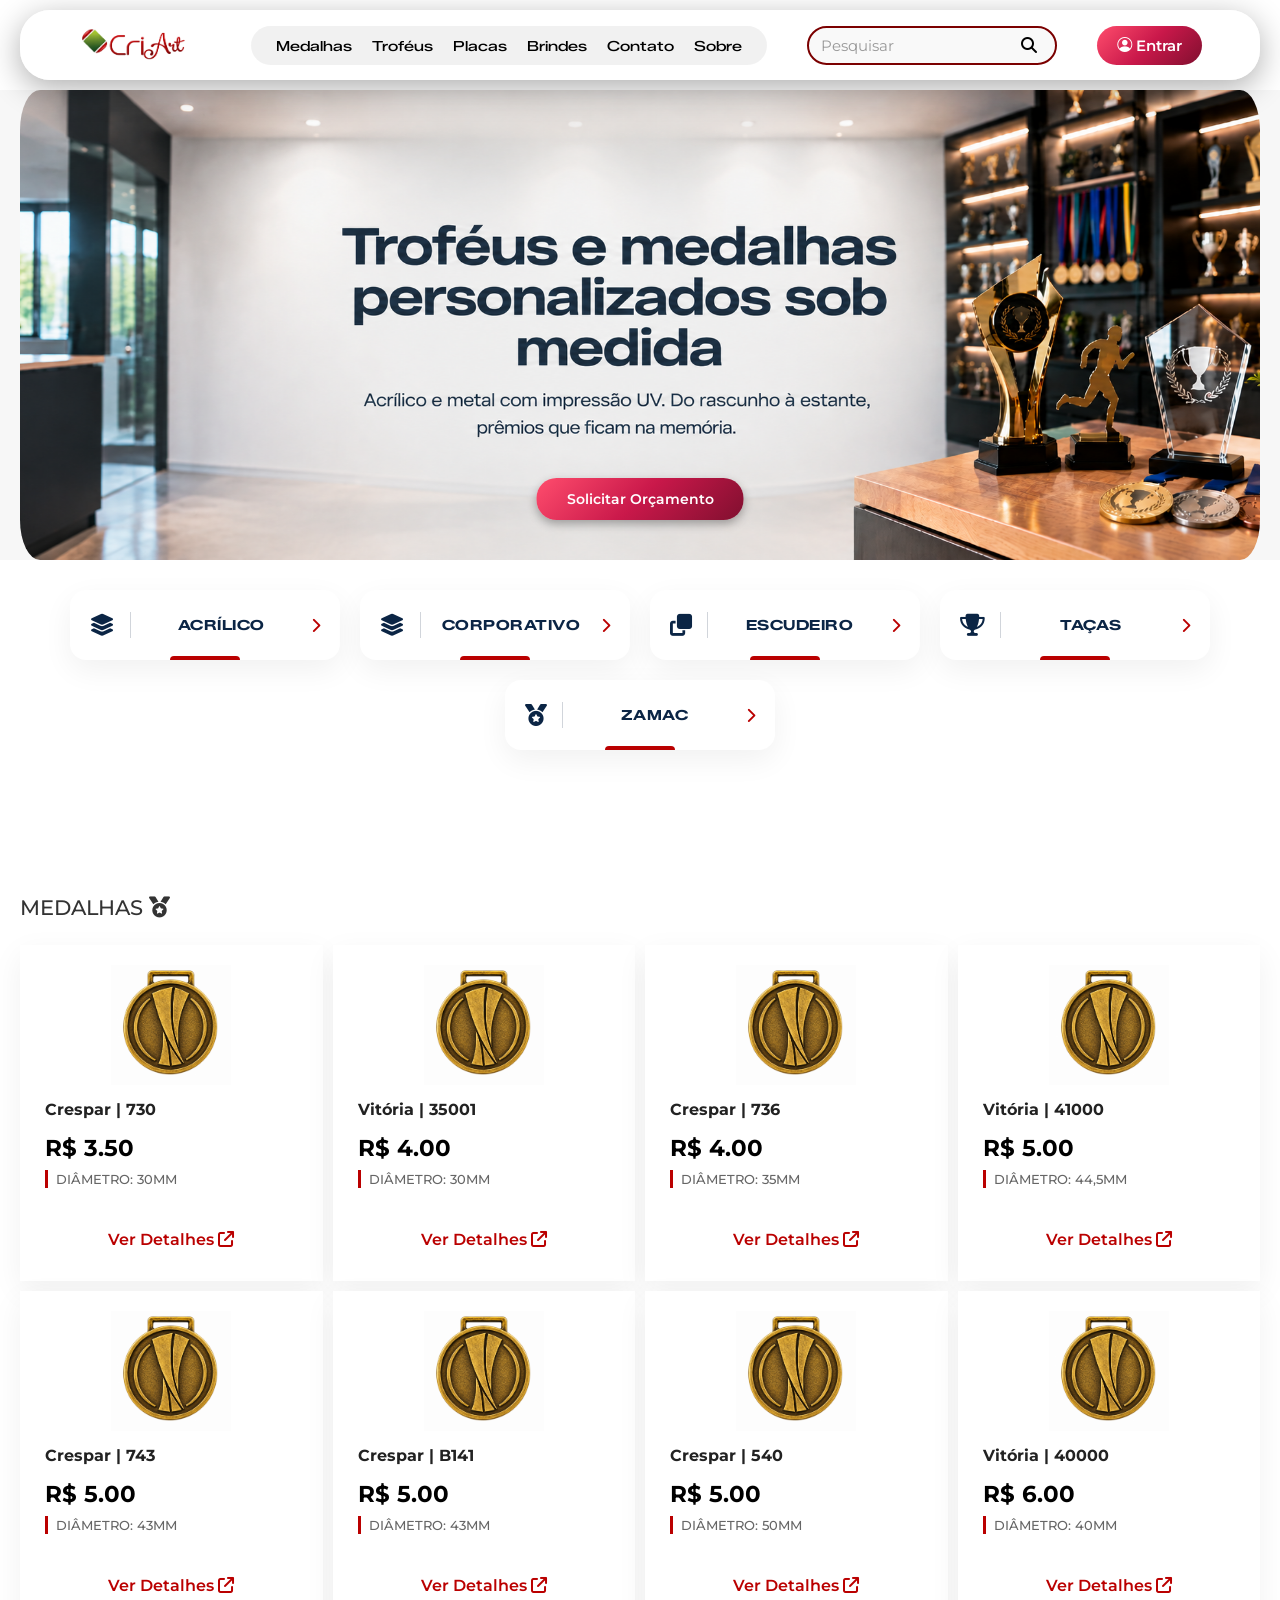
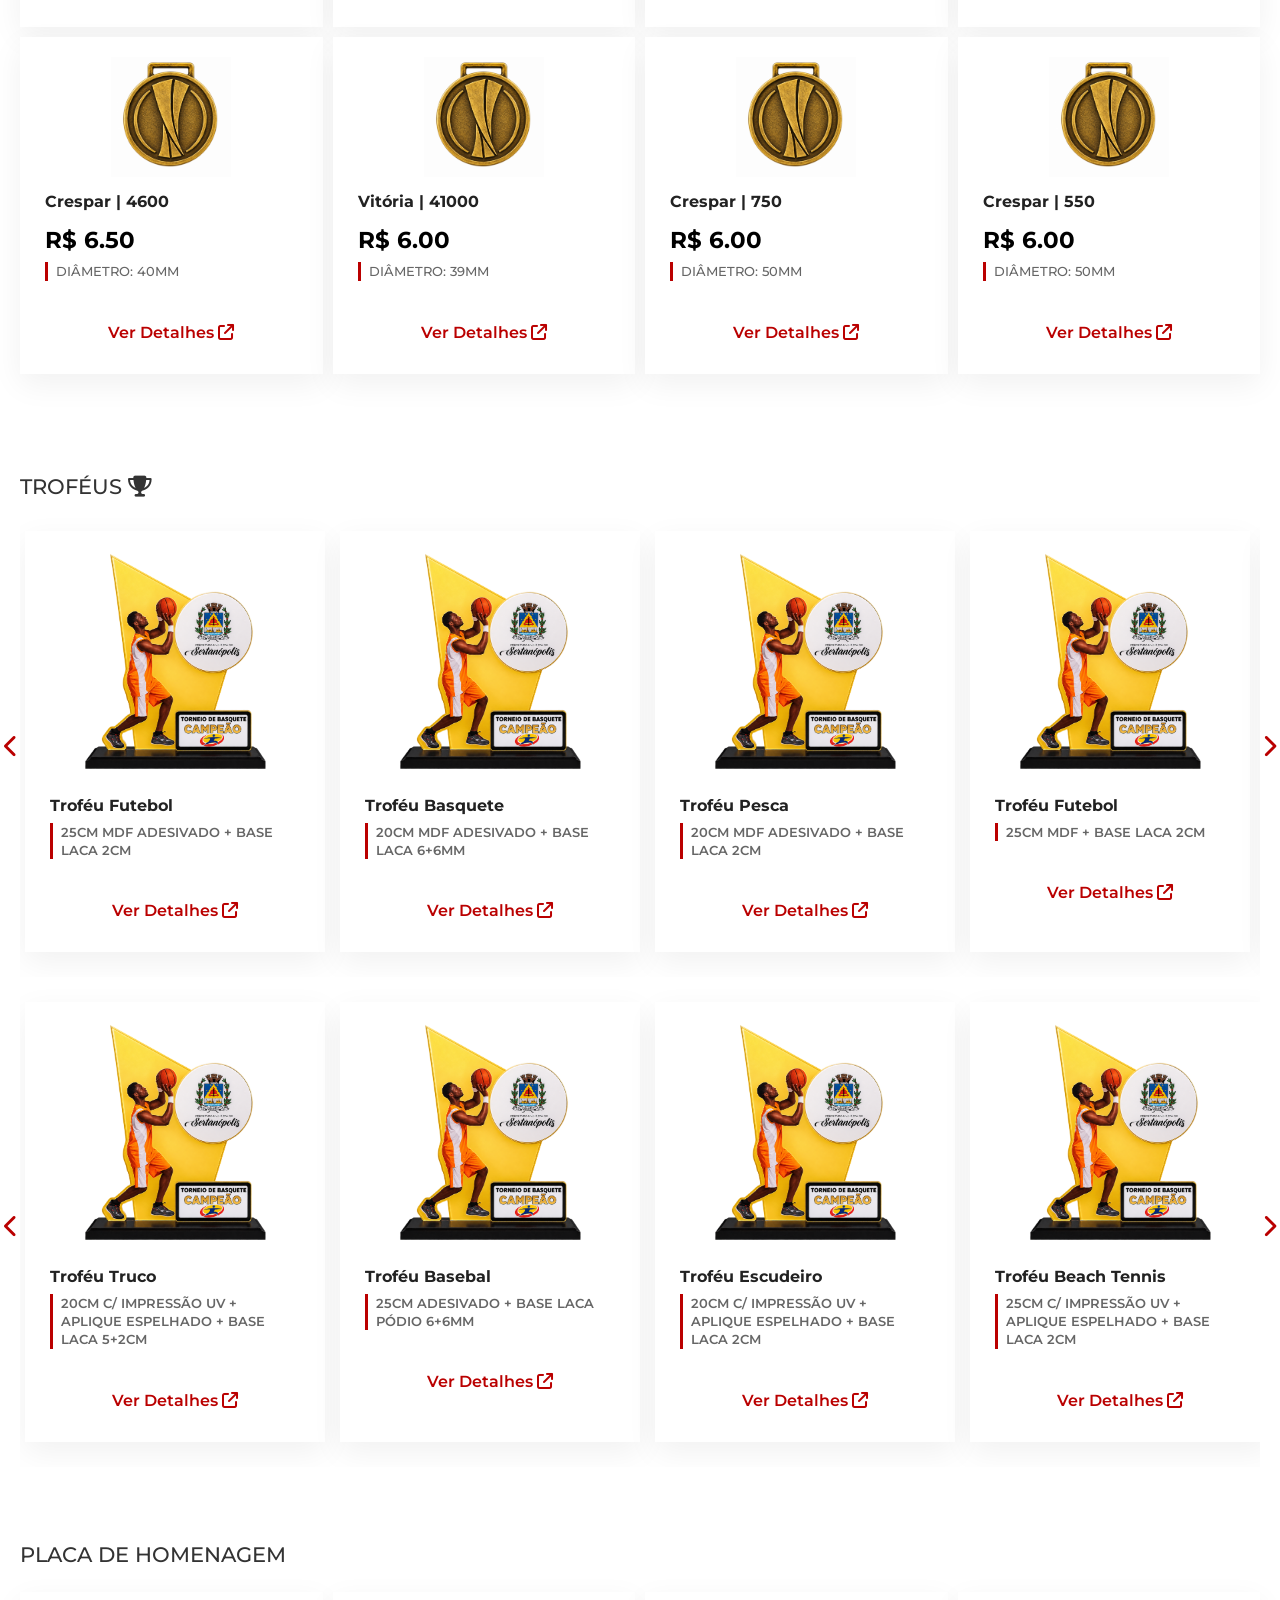
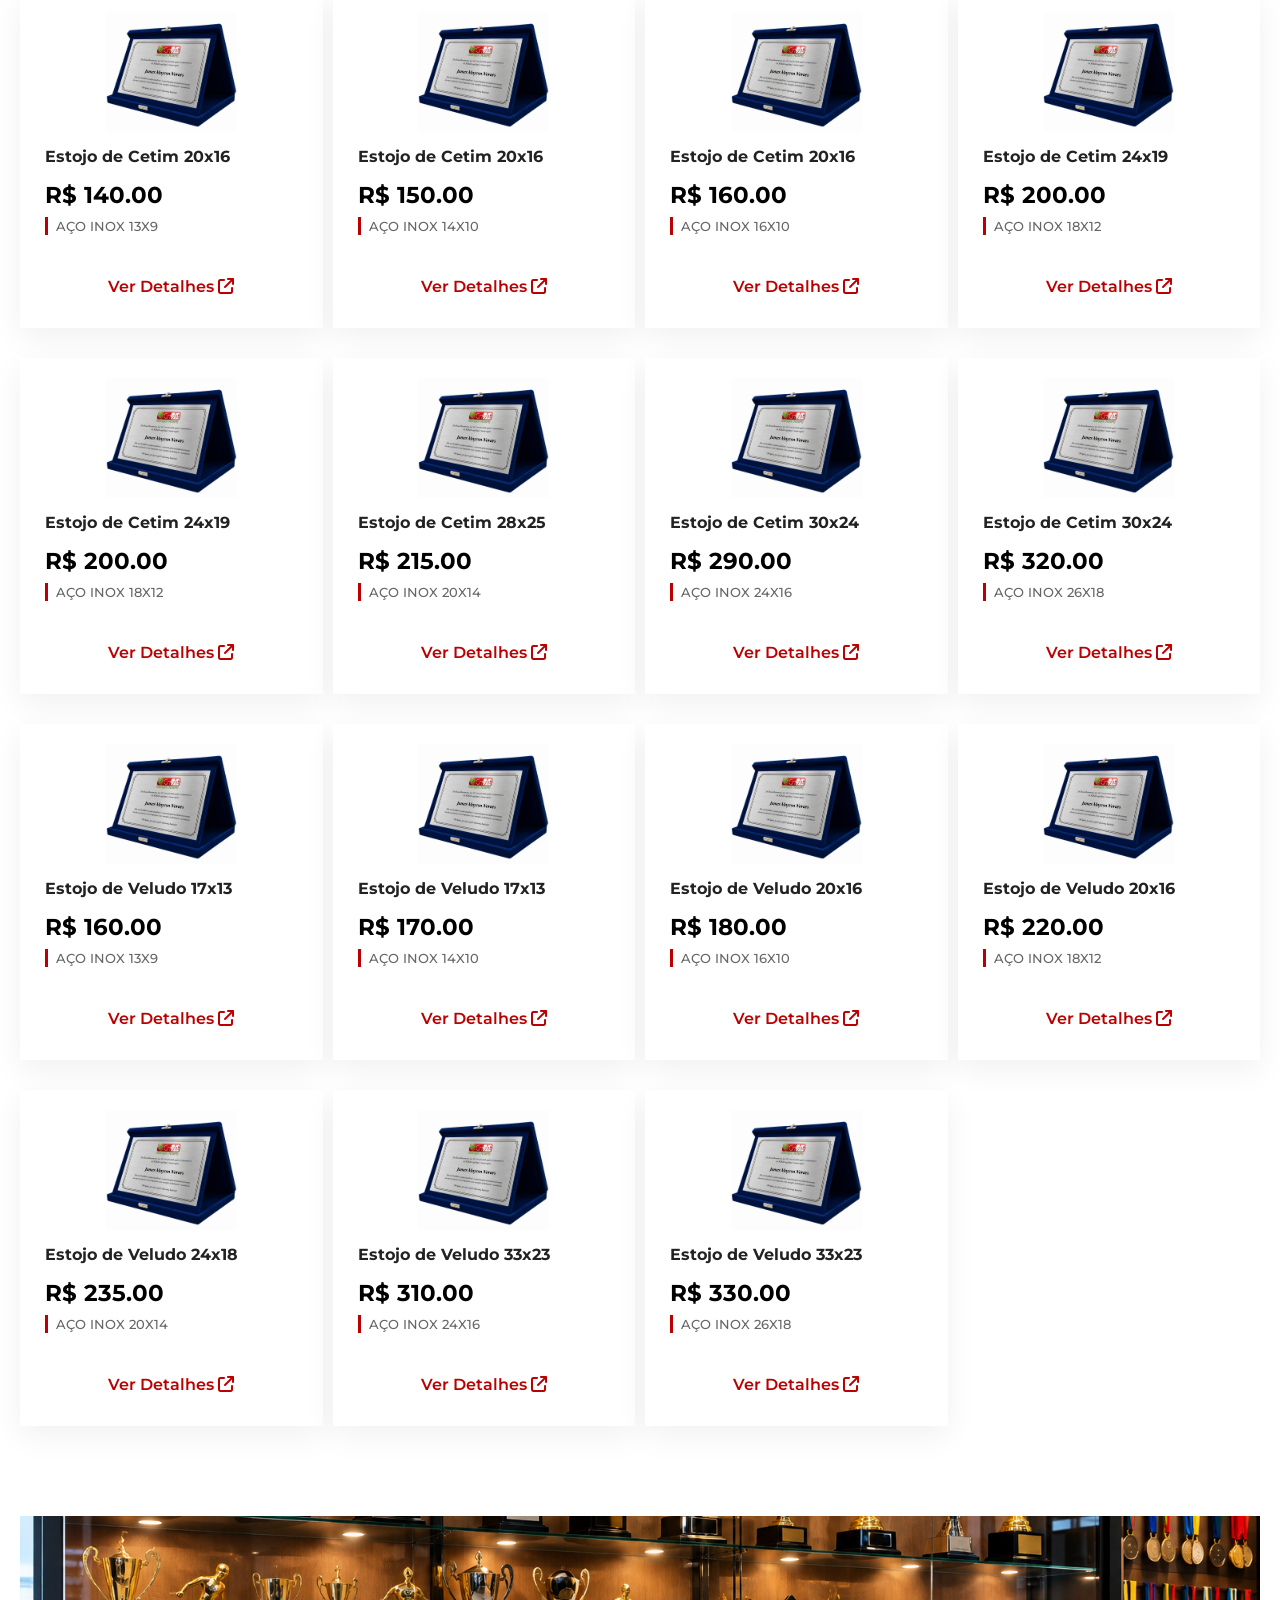
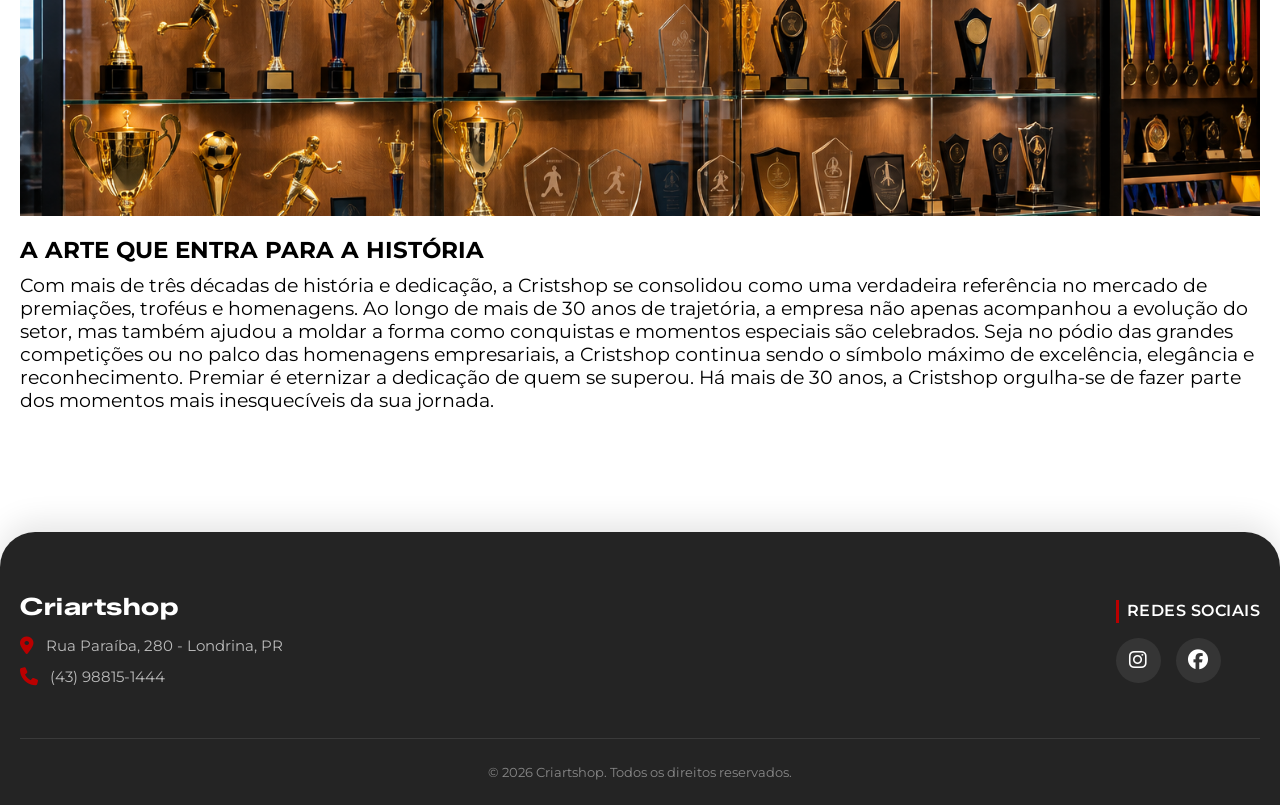
<file: index.html>
<!DOCTYPE html>
<html lang="pt-br">

<head>
    <meta charset="UTF-8">
    <meta name="viewport" content="width=device-width, initial-scale=1.0">
    <link rel="stylesheet" href="https://cdn.jsdelivr.net/npm/bootstrap-icons@1.11.3/font/bootstrap-icons.min.css">
    <link rel="preconnect" href="https://fonts.googleapis.com">
    <link rel="preconnect" href="https://fonts.gstatic.com" crossorigin>
    <link href="https://fonts.googleapis.com/css2?family=Montserrat:wght@400;500;600;700;800&display=swap" rel="stylesheet">
    <link rel="stylesheet" href="https://cdnjs.cloudflare.com/ajax/libs/font-awesome/6.5.1/css/all.min.css">
    <link rel="preconnect" href="https://fonts.googleapis.com">
<link rel="preconnect" href="https://fonts.gstatic.com" crossorigin>
<link href="https://fonts.googleapis.com/css2?family=Zalando+Sans+Expanded:ital,wght@0,200..900;1,200..900&display=swap" rel="stylesheet">
    <link rel="stylesheet" href="style.css">
    <title>Criartshop</title>
</head>

<body>
    <header>
        <div class="logoImg">
            <img src="images/criartshop_logo.png" alt="Criartshop Logo">
        </div>
        
        <!-- Wrapper dos elementos de navegação para o menu lateral -->
        <div class="nav-elements" id="navElements">
            <ul class="menu">
                <li><a href="#medalhas">Medalhas</a></li>
                <li><a href="#trofeus">Troféus</a></li>
                <li><a href="#placas">Placas</a></li>
                <li><a href="#">Brindes</a></li>
                <li><a href="#contato">Contato</a></li>
                <li><a href="#sobre">Sobre</a></li>
            </ul>

            <div class="busca-container">
                <input type="text" class="inputBusca" placeholder="Pesquisar">
                <i class="fa-solid fa-magnifying-glass"></i>
            </div>
            <button class="btnLogin"><i class="bi bi-person-circle"></i> Entrar</button>
        </div>

        <div class="menu-toggle" id="menuToggle" aria-label="Abrir Menu">
            <i class="fa-solid fa-bars"></i>
        </div>
    </header>

    <div class="carrosselIntro">
        <img src="images/img_center.png" alt="Imagem 1" class="active">
        <img src="images/img_main2.png" alt="Imagem 2">
        <img src="images/img_center.png" alt="Imagem 3">
        <img src="images/img_main2.png" alt="Imagem 4">
        <button class="btnOrcamento"> <a href="orcamento.html">Solicitar Orçamento</a></button>
    </div>

    <section class="cardBox">
        <a href="#" class="cardHero">
            <div class="cardContent">
                <div class="cardLeft">
                    <i class="fa-solid fa-layer-group"></i>
                    <div class="separator"></div>
                </div>
                <span class="cardTitle">ACRÍLICO</span>
                <i class="fa-solid fa-chevron-right cardArrow"></i>
            </div>
            <div class="cardBottomBar"></div>
        </a>

        <a href="#" class="cardHero">
            <div class="cardContent">
                <div class="cardLeft">
                    <i class="fa-solid fa-layer-group"></i>
                    <div class="separator"></div>
                </div>
                <span class="cardTitle">CORPORATIVO</span>
                <i class="fa-solid fa-chevron-right cardArrow"></i>
            </div>
            <div class="cardBottomBar"></div>
        </a>
    
        <a href="#" class="cardHero">
            <div class="cardContent">
                <div class="cardLeft">
                    <i class="fa-solid fa-clone"></i>
                    <div class="separator"></div>
                </div>
                <span class="cardTitle">ESCUDEIRO</span>
                <i class="fa-solid fa-chevron-right cardArrow"></i>
            </div>
            <div class="cardBottomBar"></div>
        </a>
    
        <a href="#" class="cardHero">
            <div class="cardContent">
                <div class="cardLeft">
                    <i class="fa-solid fa-trophy"></i>
                    <div class="separator"></div>
                </div>
                <span class="cardTitle">TAÇAS</span>
                <i class="fa-solid fa-chevron-right cardArrow"></i>
            </div>
            <div class="cardBottomBar"></div>
        </a>
    
        <a href="#" class="cardHero">
            <div class="cardContent">
                <div class="cardLeft">
                    <i class="fa-solid fa-medal"></i>
                    <div class="separator"></div>
                </div>
                <span class="cardTitle">ZAMAC</span>
                <i class="fa-solid fa-chevron-right cardArrow"></i>
            </div>
            <div class="cardBottomBar"></div>
        </a>
    </section>

    <section class="containerMedalha" id="medalhas">
        <div class="textMedalha">
            <h1>MEDALHAS <i class="fa-solid fa-medal"></i></h1>
        </div>

        <div class="cardMedalha">
            <img src="images/medalha_zamac1.png" alt="">
            <h3>Crespar | 730</h3>
            <h1>R$ 3.50</h1>
            <h4>Diâmetro: 30MM</h4>
            <div class="butons">
                <button class="detalhes">Ver Detalhes <i class="fa-solid fa-arrow-up-right-from-square"></i></button>
            </div>
        </div>

        <div class="cardMedalha">
            <img src="images/medalha_zamac1.png" alt="">
            <h3>Vitória | 35001</h3>
            <h1>R$ 4.00</h1>
            <h4>Diâmetro: 30MM</h4>
            <div class="butons">
                <button class="detalhes">Ver Detalhes <i class="fa-solid fa-arrow-up-right-from-square"></i></button>
            </div>
        </div>

        <div class="cardMedalha">
            <img src="images/medalha_zamac1.png" alt="">
            <h3>Crespar | 736</h3>
            <h1>R$ 4.00</h1>
            <h4>Diâmetro: 35MM</h4>
            <div class="butons">
                <button class="detalhes">Ver Detalhes <i class="fa-solid fa-arrow-up-right-from-square"></i></button>
            </div>
        </div>

        <div class="cardMedalha">
            <img src="images/medalha_zamac1.png" alt="">
            <h3>Vitória | 41000</h3>
            <h1>R$ 5.00</h1>
            <h4>Diâmetro: 44,5MM</h4>
            <div class="butons">
                <button class="detalhes">Ver Detalhes <i class="fa-solid fa-arrow-up-right-from-square"></i></button>
            </div>
        </div>
    </section>

    <section class="containerMedal">
        <div class="cardMedalha">
            <img src="images/medalha_zamac1.png" alt="">
            <h3>Crespar | 743</h3>
            <h1>R$ 5.00</h1>
            <h4>Diâmetro: 43MM</h4>
            <div class="butons">
                <button class="detalhes">Ver Detalhes <i class="fa-solid fa-arrow-up-right-from-square"></i></button>
            </div>
        </div>

        <div class="cardMedalha">
            <img src="images/medalha_zamac1.png" alt="">
            <h3>Crespar | B141</h3>
            <h1>R$ 5.00</h1>
            <h4>Diâmetro: 43MM</h4>
            <div class="butons">
                <button class="detalhes">Ver Detalhes <i class="fa-solid fa-arrow-up-right-from-square"></i></button>
            </div>
        </div>

        <div class="cardMedalha">
            <img src="images/medalha_zamac1.png" alt="">
            <h3>Crespar | 540</h3>
            <h1>R$ 5.00</h1>
            <h4>Diâmetro: 50MM</h4>
            <div class="butons">
                <button class="detalhes">Ver Detalhes <i class="fa-solid fa-arrow-up-right-from-square"></i></button>
            </div>
        </div>

        <div class="cardMedalha">
            <img src="images/medalha_zamac1.png" alt="">
            <h3>Vitória | 40000</h3>
            <h1>R$ 6.00</h1>
            <h4>Diâmetro: 40MM</h4>
            <div class="butons">
                <button class="detalhes">Ver Detalhes <i class="fa-solid fa-arrow-up-right-from-square"></i></button>
            </div>
        </div>

        <div class="cardMedalha">
            <img src="images/medalha_zamac1.png" alt="">
            <h3>Crespar | 4600</h3>
            <h1>R$ 6.50</h1>
            <h4>Diâmetro: 40MM</h4>
            <div class="butons">
                <button class="detalhes">Ver Detalhes <i class="fa-solid fa-arrow-up-right-from-square"></i></button>
            </div>
        </div>

        <div class="cardMedalha">
            <img src="images/medalha_zamac1.png" alt="">
            <h3>Vitória | 41000</h3>
            <h1>R$ 6.00</h1>
            <h4>Diâmetro: 39MM</h4>
            <div class="butons">
                <button class="detalhes">Ver Detalhes <i class="fa-solid fa-arrow-up-right-from-square"></i></button>
            </div>
        </div>

        <div class="cardMedalha">
            <img src="images/medalha_zamac1.png" alt="">
            <h3>Crespar | 750</h3>
            <h1>R$ 6.00</h1>
            <h4>Diâmetro: 50MM</h4>
            <div class="butons">
                <button class="detalhes">Ver Detalhes <i class="fa-solid fa-arrow-up-right-from-square"></i></button>
            </div>
        </div>

        <div class="cardMedalha">
            <img src="images/medalha_zamac1.png" alt="">
            <h3>Crespar | 550</h3>
            <h1>R$ 6.00</h1>
            <h4>Diâmetro: 50MM</h4>
            <div class="butons">
                <button class="detalhes">Ver Detalhes <i class="fa-solid fa-arrow-up-right-from-square"></i></button>
            </div>
        </div>
    </section>

    <section class="containerTrofeu-section" id="trofeus">
        <div class="textTrofeu">
            <h1>TROFÉUS <i class="fa-solid fa-trophy"></i></h1>
        </div>

        <div class="carrosselTrofeu-wrapper">
            <button class="carrossel-btn btn-prev" aria-label="Anterior">
                <i class="fa-solid fa-chevron-left"></i>
            </button>
            <div class="carrosselTrofeu">
                <div class="cardTrofeu">
                    <img src="images/basquete.png" alt="Troféu Basquete">
                    <h3>Troféu Futebol</h3>
                    <h4>25cm MDF Adesivado + Base Laca 2cm</h4>
                    <div class="butons">
                        <button class="detalhes">Ver Detalhes <i class="fa-solid fa-arrow-up-right-from-square"></i></button>
                    </div>
                </div>

                <div class="cardTrofeu">
                    <img src="images/basquete.png" alt="Troféu Basquete">
                    <h3>Troféu Basquete</h3>
                    <h4>20cm MDF Adesivado + Base Laca 6+6MM</h4>
                    <div class="butons">
                        <button class="detalhes">Ver Detalhes <i class="fa-solid fa-arrow-up-right-from-square"></i></button>
                    </div>
                </div>

                <div class="cardTrofeu">
                    <img src="images/basquete.png" alt="Troféu Basquete">
                    <h3>Troféu Pesca</h3>
                    <h4>20cm MDF Adesivado + Base Laca 2cm</h4>
                    <div class="butons">
                        <button class="detalhes">Ver Detalhes <i class="fa-solid fa-arrow-up-right-from-square"></i></button>
                    </div>
                </div>

                <div class="cardTrofeu">
                    <img src="images/basquete.png" alt="Troféu Basquete">
                    <h3>Troféu Futebol</h3>
                    <h4>25cm MDF + Base Laca 2cm</h4>
                    <div class="butons">
                        <button class="detalhes">Ver Detalhes <i class="fa-solid fa-arrow-up-right-from-square"></i></button>
                    </div>
                </div>

                <div class="cardTrofeu">
                    <img src="images/basquete.png" alt="Troféu Basquete">
                    <h3>Troféu Basquete</h3>
                    <h4>20cm MDF + Base Laca 6+6MM</h4>
                    <div class="butons">
                        <button class="detalhes">Ver Detalhes <i class="fa-solid fa-arrow-up-right-from-square"></i></button>
                    </div>
                </div>

                <div class="cardTrofeu">
                    <img src="images/basquete.png" alt="Troféu Basquete">
                    <h3>Troféu Pesca</h3>
                    <h4>20cm MDF Adesivado + Base Laca 2cm</h4>
                    <div class="butons">
                        <button class="detalhes">Ver Detalhes <i class="fa-solid fa-arrow-up-right-from-square"></i></button>
                    </div>
                </div>

                <div class="cardTrofeu">
                    <img src="images/basquete.png" alt="Troféu Basquete">
                    <h3>Troféu Futebol</h3>
                    <h4>25cm MDF + Base Laca 2cm</h4>
                    <div class="butons">
                        <button class="detalhes">Ver Detalhes <i class="fa-solid fa-arrow-up-right-from-square"></i></button>
                    </div>
                </div>

                <div class="cardTrofeu">
                    <img src="images/basquete.png" alt="Troféu Basquete">
                    <h3>Troféu Basquete</h3>
                    <h4>20cm MDF + Base Laca 6+6MM</h4>
                    <div class="butons">
                        <button class="detalhes">Ver Detalhes <i class="fa-solid fa-arrow-up-right-from-square"></i></button>
                    </div>
                </div>
            </div>
            <button class="carrossel-btn btn-next" aria-label="Próximo">
                <i class="fa-solid fa-chevron-right"></i>
            </button>
        </div>
    </section>
    
    <section class="containerTrofeu-sectionA">
        <div class="carrosselTrofeu-wrapper">
            <button class="carrossel-btn btn-prev" aria-label="Anterior">
                <i class="fa-solid fa-chevron-left"></i>
            </button>
            <div class="carrosselTrofeu">
                <div class="cardTrofeu">
                    <img src="images/basquete.png" alt="Troféu Basquete">
                    <h3>Troféu Truco</h3>
                    <h4>20cm C/ Impressão UV + Aplique Espelhado + Base Laca 5+2cm</h4>
                    <div class="butons">
                        <button class="detalhes">Ver Detalhes <i class="fa-solid fa-arrow-up-right-from-square"></i></button>
                    </div>
                </div>

                <div class="cardTrofeu">
                    <img src="images/basquete.png" alt="Troféu Basquete">
                    <h3>Troféu Basebal</h3>
                    <h4>25cm Adesivado + Base Laca Pódio 6+6MM</h4>
                    <div class="butons">
                        <button class="detalhes">Ver Detalhes <i class="fa-solid fa-arrow-up-right-from-square"></i></button>
                    </div>
                </div>

                <div class="cardTrofeu">
                    <img src="images/basquete.png" alt="Troféu Basquete">
                    <h3>Troféu Escudeiro</h3>
                    <h4>20cm C/ Impressão UV + Aplique Espelhado + Base Laca 2cm</h4>
                    <div class="butons">
                        <button class="detalhes">Ver Detalhes <i class="fa-solid fa-arrow-up-right-from-square"></i></button>
                    </div>
                </div>

                <div class="cardTrofeu">
                    <img src="images/basquete.png" alt="Troféu Basquete">
                    <h3>Troféu Beach Tennis</h3>
                    <h4>25cm C/ Impressão UV + Aplique Espelhado + Base Laca 2cm</h4>
                    <div class="butons">
                        <button class="detalhes">Ver Detalhes <i class="fa-solid fa-arrow-up-right-from-square"></i></button>
                    </div>
                </div>

                <div class="cardTrofeu">
                    <img src="images/basquete.png" alt="Troféu Basquete">
                    <h3>Troféu Truco</h3>
                    <h4>20cm + Impressão UV + Base Laca 2cm</h4>
                    <div class="butons">
                        <button class="detalhes">Ver Detalhes <i class="fa-solid fa-arrow-up-right-from-square"></i></button>
                    </div>
                </div>

                <div class="cardTrofeu">
                    <img src="images/basquete.png" alt="Troféu Basquete">
                    <h3>Troféu Basebal</h3>
                    <h4>25cm Adesivado + Base Laca 6+6MM</h4>
                    <div class="butons">
                        <button class="detalhes">Ver Detalhes <i class="fa-solid fa-arrow-up-right-from-square"></i></button>
                    </div>
                </div>

                <div class="cardTrofeu">
                    <img src="images/basquete.png" alt="Troféu Basquete">
                    <h3>Troféu Escudeiro</h3>
                    <h4>20cm C/ Impressão UV + Aplique Espelhado + Base Laca 2cm</h4>
                    <div class="butons">
                        <button class="detalhes">Ver Detalhes <i class="fa-solid fa-arrow-up-right-from-square"></i></button>
                    </div>
                </div>

                <div class="cardTrofeu">
                    <img src="images/basquete.png" alt="Troféu Basquete">
                    <h3>Troféu Beach Tennis</h3>
                    <h4>25cm C/ Impressão UV + Aplique Espelhado + Base Laca 2cm</h4>
                    <div class="butons">
                        <button class="detalhes">Ver Detalhes <i class="fa-solid fa-arrow-up-right-from-square"></i></button>
                    </div>
                </div>
            </div>
            <button class="carrossel-btn btn-next" aria-label="Próximo">
                <i class="fa-solid fa-chevron-right"></i>
            </button>
        </div>
    </section>

        <section class="containerPlaca" id="placas">
            <div class="textPlaca">
                <h1>PLACA DE HOMENAGEM</h1>
            </div>
    
            <div class="cardPlaca">
                <img src="images/img_placa1.png" alt="">
                <h3>Estojo de Cetim 20x16</h3>
                <h1>R$ 140.00</h1>
                <h4>Aço Inox 13x9</h4>
                <div class="butons">
                    <button class="detalhes">Ver Detalhes <i class="fa-solid fa-arrow-up-right-from-square"></i></button>
                </div>
            </div>
    
            <div class="cardPlaca">
                <img src="images/img_placa1.png" alt="">
                <h3>Estojo de Cetim 20x16</h3>
                <h1>R$ 150.00</h1>
                <h4>Aço Inox 14x10</h4>
                <div class="butons">
                    <button class="detalhes">Ver Detalhes <i class="fa-solid fa-arrow-up-right-from-square"></i></button>
                </div>
            </div>
    
            <div class="cardPlaca">
                <img src="images/img_placa1.png" alt="">
                <h3>Estojo de Cetim 20x16</h3>
                <h1>R$ 160.00</h1>
                <h4>Aço Inox 16x10</h4>
                <div class="butons">
                    <button class="detalhes">Ver Detalhes <i class="fa-solid fa-arrow-up-right-from-square"></i></button>
                </div>
            </div>
     
            <div class="cardPlaca">
                <img src="images/img_placa1.png" alt="">
                <h3>Estojo de Cetim 24x19</h3>
                <h1>R$ 200.00</h1>
                <h4>Aço Inox 18x12</h4>
                <div class="butons">
                    <button class="detalhes">Ver Detalhes <i class="fa-solid fa-arrow-up-right-from-square"></i></button>
                </div>
            </div>
        </section>
    
        <section class="containerPlaca">
            <div class="cardPlaca">
                <img src="images/img_placa1.png" alt="">
                <h3>Estojo de Cetim 24x19</h3>
                <h1>R$ 200.00</h1>
                <h4>Aço Inox 18x12</h4>
                <div class="butons">
                    <button class="detalhes">Ver Detalhes <i class="fa-solid fa-arrow-up-right-from-square"></i></button>
                </div>
            </div>
    
            <div class="cardPlaca">
                <img src="images/img_placa1.png" alt="">
                <h3>Estojo de Cetim 28x25</h3>
                <h1>R$ 215.00</h1>
                <h4>Aço Inox 20x14</h4>
                <div class="butons">
                    <button class="detalhes">Ver Detalhes <i class="fa-solid fa-arrow-up-right-from-square"></i></button>
                </div>
            </div>
    
            <div class="cardPlaca">
                <img src="images/img_placa1.png" alt="">
                <h3>Estojo de Cetim 30x24</h3>
                <h1>R$ 290.00</h1>
                <h4>Aço Inox 24x16</h4>
                <div class="butons">
                    <button class="detalhes">Ver Detalhes <i class="fa-solid fa-arrow-up-right-from-square"></i></button>
                </div>
            </div>
    
            <div class="cardPlaca">
                <img src="images/img_placa1.png" alt="">
                <h3>Estojo de Cetim 30x24</h3>
                <h1>R$ 320.00</h1>
                <h4>Aço Inox 26x18</h4>
                <div class="butons">
                    <button class="detalhes">Ver Detalhes <i class="fa-solid fa-arrow-up-right-from-square"></i></button>
                </div>
            </div>
        </section>
        
        <section class="containerPlaca">
            <div class="cardPlaca">
                <img src="images/img_placa1.png" alt="">
                <h3>Estojo de Veludo 17x13</h3>
                <h1>R$ 160.00</h1>
                <h4>Aço Inox 13x9</h4>
                <div class="butons">
                    <button class="detalhes">Ver Detalhes <i class="fa-solid fa-arrow-up-right-from-square"></i></button>
                </div>
            </div>
    
            <div class="cardPlaca">
                <img src="images/img_placa1.png" alt="">
                <h3>Estojo de Veludo 17x13</h3>
                <h1>R$ 170.00</h1>
                <h4>Aço Inox 14x10</h4>
                <div class="butons">
                    <button class="detalhes">Ver Detalhes <i class="fa-solid fa-arrow-up-right-from-square"></i></button>
                </div>
            </div>
    
            <div class="cardPlaca">
                <img src="images/img_placa1.png" alt="">
                <h3>Estojo de Veludo 20x16</h3>
                <h1>R$ 180.00</h1>
                <h4>Aço Inox 16x10</h4>
                <div class="butons">
                    <button class="detalhes">Ver Detalhes <i class="fa-solid fa-arrow-up-right-from-square"></i></button>
                </div>
            </div>
     
            <div class="cardPlaca">
                <img src="images/img_placa1.png" alt="">
                <h3>Estojo de Veludo 20x16</h3>
                <h1>R$ 220.00</h1>
                <h4>Aço Inox 18x12</h4>
                <div class="butons">
                    <button class="detalhes">Ver Detalhes <i class="fa-solid fa-arrow-up-right-from-square"></i></button>
                </div>
            </div>
        </section>

        <section class="containerPlaca">
            <div class="cardPlaca">
                <img src="images/img_placa1.png" alt="">
                <h3>Estojo de Veludo 24x18</h3>
                <h1>R$ 235.00</h1>
                <h4>Aço Inox 20x14</h4>
                <div class="butons">
                    <button class="detalhes">Ver Detalhes <i class="fa-solid fa-arrow-up-right-from-square"></i></button>
                </div>
            </div>
    
            <div class="cardPlaca">
                <img src="images/img_placa1.png" alt="">
                <h3>Estojo de Veludo 33x23</h3>
                <h1>R$ 310.00</h1>
                <h4>Aço Inox 24x16</h4>
                <div class="butons">
                    <button class="detalhes">Ver Detalhes <i class="fa-solid fa-arrow-up-right-from-square"></i></button>
                </div>
            </div>
    
            <div class="cardPlaca">
                <img src="images/img_placa1.png" alt="">
                <h3>Estojo de Veludo 33x23</h3>
                <h1>R$ 330.00</h1>
                <h4>Aço Inox 26x18</h4>
                <div class="butons">
                    <button class="detalhes">Ver Detalhes <i class="fa-solid fa-arrow-up-right-from-square"></i></button>
                </div>
            </div>
        </section>

    <section class="containerBio" id="sobre">
        <div class="cardBio">
            <img src="images/vitrine1.png" alt="">
        </div>
        <h1>A ARTE QUE ENTRA PARA A HISTÓRIA</h1>
        <p>Com mais de três décadas de história e dedicação, a Cristshop se consolidou como uma verdadeira referência no mercado de premiações, troféus e homenagens. Ao longo de mais de 30 anos de trajetória, a empresa não apenas acompanhou a evolução do setor, mas também ajudou a moldar a forma como conquistas e momentos especiais são celebrados. Seja no pódio das grandes competições ou no palco das homenagens empresariais, a Cristshop continua sendo o símbolo máximo de excelência, elegância e reconhecimento. Premiar é eternizar a dedicação de quem se superou. Há mais de 30 anos, a Cristshop orgulha-se de fazer parte dos momentos mais inesquecíveis da sua jornada.</p>
    </section>

    <!-- Rodapé Elegante -->
    <footer class="site-footer" id="contato">
        <div class="footer-content">
            <div class="footer-info">
                <h3>Criartshop</h3>
                <p><i class="fa-solid fa-location-dot"></i> Rua Paraíba, 280 - Londrina, PR</p>
                <p><i class="fa-solid fa-phone"></i> (43) 98815-1444</p>
            </div>
            <div class="footer-social">
                <h4>Redes Sociais</h4>
                <div class="social-icons">
                    <a href="#" aria-label="Instagram" target="_blank"><i class="fa-brands fa-instagram"></i></a>
                    <a href="#" aria-label="Facebook" target="_blank"><i class="fa-brands fa-facebook"></i></a>
                </div>
            </div>
        </div>
        <div class="footer-bottom">
            <p>&copy; 2026 Criartshop. Todos os direitos reservados.</p>
        </div>
    </footer>

    <script src="script.js"></script>
</body>

</html>
</file>
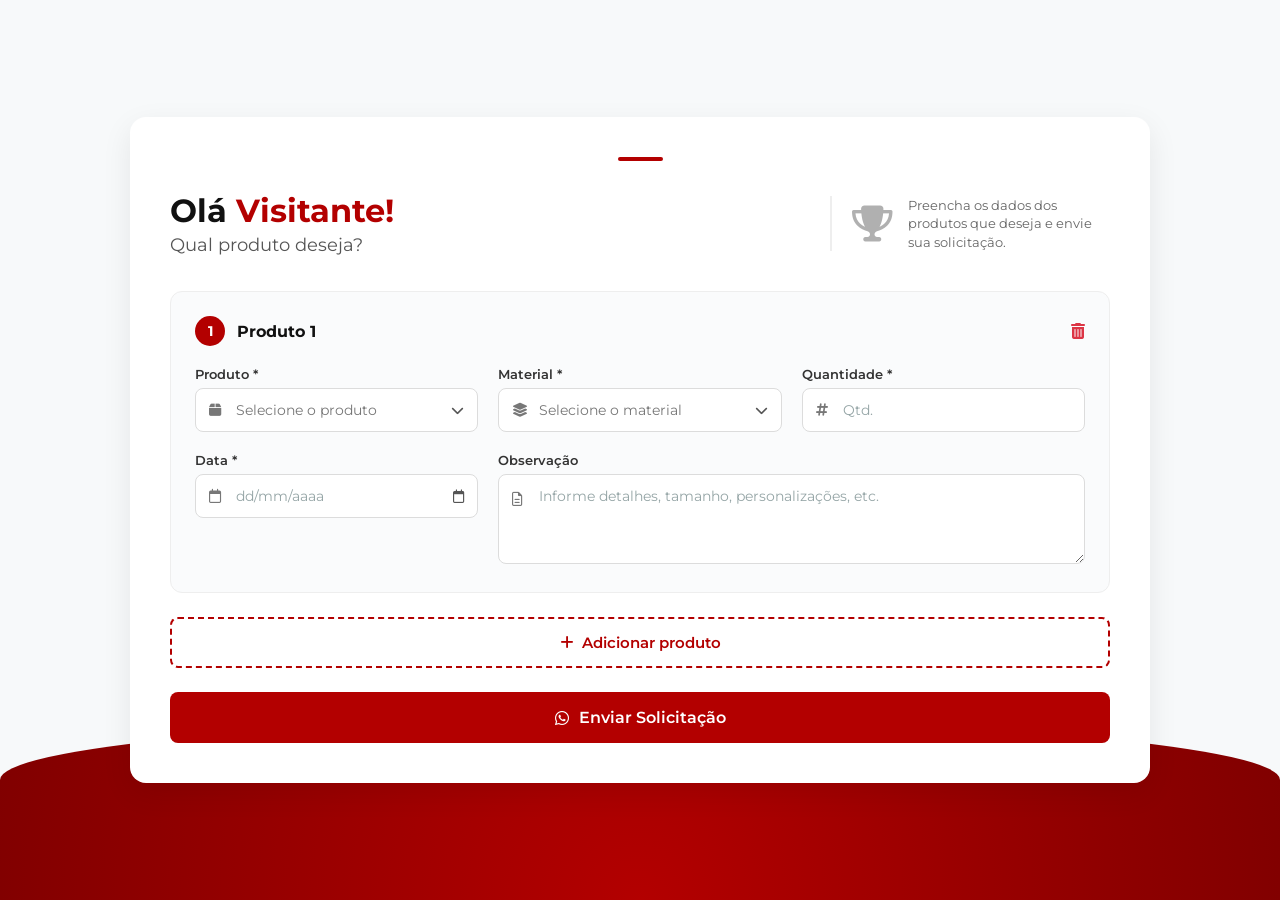
<file: orcamento.html>
<!DOCTYPE html>
<html lang="pt-PT">

<head>
    <meta charset="UTF-8">
    <meta name="viewport" content="width=device-width, initial-scale=1.0">
    <link rel="stylesheet" href="https://cdn.jsdelivr.net/npm/bootstrap-icons@1.11.3/font/bootstrap-icons.min.css">
    <link rel="preconnect" href="https://fonts.googleapis.com">
    <link rel="preconnect" href="https://fonts.gstatic.com" crossorigin>
    <link href="https://fonts.googleapis.com/css2?family=Montserrat:wght@400;500;600;700;800&display=swap"
        rel="stylesheet">
    <link rel="stylesheet" href="https://cdnjs.cloudflare.com/ajax/libs/font-awesome/6.5.1/css/all.min.css">
    <link rel="stylesheet" href="https://cdnjs.cloudflare.com/ajax/libs/font-awesome/6.5.1/css/all.min.css">
    <link rel="stylesheet" href="orcamento.css">
    <title>Orçamento</title>
</head>

<body>

    <div class="main-container">
        <div class="card">
            <div class="top-line"></div>

            <!-- Cabeçalho do Card -->
            <div class="header-card">
                <div class="header-left">
                    <h1>Olá <span>Visitante!</span></h1>
                    <p>Qual produto deseja?</p>
                </div>
                <div class="header-right">
                    <i class="fa-solid fa-trophy trophy-icon"></i>
                    <p>Preencha os dados dos produtos que deseja e envie sua solicitação.</p>
                </div>
            </div>

            <form>
                <!-- Container onde os blocos de produtos serão injetados dinamicamente -->
                <div id="products-container">
                    <!-- Bloco do Produto 1 (Inicial) -->
                    <div class="product-item">
                        <div class="product-header-bar">
                            <div class="product-title-area">
                                <span class="product-number">1</span>
                                <span class="product-title-text">Produto 1</span>
                            </div>
                            <button type="button" class="btn-delete" title="Remover produto">
                                <i class="fa-solid fa-trash-can"></i>
                            </button>
                        </div>

                        <div class="product-grid">
                            <!-- Produto -->
                            <div class="form-group">
                                <label>Produto *</label>
                                <div class="input-wrapper">
                                    <i class="fa-solid fa-box left-icon"></i>
                                    <select required>
                                        <option value="" disabled selected>Selecione o produto</option>
                                        <option value="medalha">Medalha</option>
                                        <option value="trofeu">Troféu</option>
                                        <option value="placa">Placa</option>
                                        <option value="pedra">Pedra</option>
                                        <option value="brinde">Brinde</option>
                                    </select>
                                    <i class="fa-solid fa-chevron-down right-icon"></i>
                                </div>
                            </div>

                            <!-- Material -->
                            <div class="form-group">
                                <label>Material *</label>
                                <div class="input-wrapper">
                                    <i class="fa-solid fa-layer-group left-icon"></i>
                                    <select required>
                                        <option value="" disabled selected>Selecione o material</option>
                                        <option value="acrilico">Acrílico</option>
                                        <option value="acm">ACM</option>
                                        <option value="mdf">MDF</option>
                                        <option value="metal">Metal</option>
                                        <option value="polimero">Polímero</option>
                                        <option value="zamac">Zamac</option>
                                    </select>
                                    <i class="fa-solid fa-chevron-down right-icon"></i>
                                </div>
                            </div>

                            <!-- Quantidade -->
                            <div class="form-group">
                                <label>Quantidade *</label>
                                <div class="input-wrapper">
                                    <i class="fa-solid fa-hashtag left-icon"></i>
                                    <input type="text" placeholder="Qtd." required>
                                </div>
                            </div>

                            <!-- Data -->
                            <div class="form-group">
                                <label>Data *</label>
                                <div class="input-wrapper">
                                    <i class="fa-regular fa-calendar left-icon"></i>
                                    <input type="text" placeholder="dd/mm/aaaa" onfocus="(this.type='date')"
                                        onblur="(this.type='text')" required>
                                    <i class="fa-regular fa-calendar right-icon"></i>
                                </div>
                            </div>

                            <!-- Observação -->
                            <div class="form-group observation-group">
                                <label>Observação</label>
                                <div class="input-wrapper">
                                    <i class="fa-regular fa-file-lines left-icon"></i>
                                    <textarea placeholder="Informe detalhes, tamanho, personalizações, etc."></textarea>
                                </div>
                            </div>
                        </div>
                    </div>
                </div>

                <!-- Botão Adicionar Outro Produto -->
                <button type="button" id="btn-add-product" class="btn-add-product">
                    <i class="fa-solid fa-plus"></i> Adicionar produto
                </button>

                <!-- Botão Enviar Solicitação -->
                <!-- Botão Enviar Solicitação via WhatsApp -->
                <button type="submit" class="btn-submit">
                    <i class="fa-brands fa-whatsapp"></i> Enviar Solicitação
                </button>
            </form>
        </div>
    </div>

    <div id="custom-modal" class="modal-overlay">
        <div class="modal-card">
            <div class="modal-icon-container">
                <i class="fa-solid fa-triangle-exclamation"></i>
            </div>
            <h3>Atenção</h3>
            <p id="modal-message">Mensagem de aviso aqui...</p>
            <button type="button" id="modal-close-btn">Entendido</button>
        </div>
    </div>

    <!-- Script JS -->
    <script src="orcamento.js"></script>
</body>

</html>
</file>
<file: style.css>
* {
    margin: 0;
    padding: 0;
    box-sizing: border-box;
    font-family: 'Montserrat', sans-serif;
}

body {
    background-color: #fff;
    overflow-x: hidden;
}

header {
    background-color: #ffffff8f; /* Fundo branco semi-transparente */
    backdrop-filter: blur(12px);                   /* Efeito de desfoque (o "vidro fosco") */
    -webkit-backdrop-filter: blur(12px);           /* Compatibilidade com o Safari */
    border: 1px solid rgba(255, 255, 255, 0.3);  /* Borda sutil para destacar a bordinha do vidro */
    box-shadow: 0 8px 32px 0 #00000052;  /* Sombra leve para dar profundidade */
    border-radius: 30px;
    display: flex;
    justify-content: space-around;
    align-items: center;
    position: fixed;
    top: 10px;
    left: 20px;
    right: 20px;
    width: auto;
    z-index: 1000;
    padding: 13px 25px;
    box-sizing: border-box;
}

.logoImg img {
    height: 38px;
    width: 110px;
    object-fit: contain;
}

.nav-elements {
    display: flex;
    align-items: center;
    gap: 40px;
}

.menu {
    background-color: #b0b0b02e;
    padding: 10px 25px;
    border: none;
    border-radius: 20px;
    display: flex;
    gap: 20px;
    list-style: none;
}

li a {
    font-family: 'Zalando Sans Expanded', sans-serif;
    text-decoration: none;
    color: #000;
    font-size: 14px;
    font-weight: 500;
    position: relative;
    padding-bottom: 4px;
    transition: color 0.3s ease;
}

li a::after {
    content: '';
    position: absolute;
    width: 0;
    height: 2px;
    bottom: 0;
    left: 0;
    background-color: #ba0000;
    transition: width 0.3s ease;
}

li a:hover {
    color: #ba0000;
}

li a:hover::after {
    width: 100%;
}

.busca-container {
    position: relative;
    width: 100%;
    max-width: 250px;
}

.inputBusca {
    width: 100%;
    padding: 8px 38px 8px 12px;
    font-size: 15px;
    font-family: 'Montserrat', sans-serif;
    color: #333;
    background-color: #f9f9f9;
    border: 2px solid #7b0000;
    border-radius: 20px;
    outline: none;
    box-sizing: border-box;
    transition: all 0.3s ease;
}

.inputBusca:focus {
    border-color: #ba0000;
    background-color: #fff;
    box-shadow: 0 4px 15px rgba(186, 0, 0, 0.12);
}

.inputBusca::placeholder {
    color: #999;
    font-weight: 400;
}

.busca-container i {
    position: absolute;
    right: 20px;
    top: 50%;
    transform: translateY(-50%);
    color: #000000;
    font-size: 16px;
    cursor: pointer;
    transition: color 0.2s ease;
}

.busca-container i:hover {
    color: #e0a800;
}

.btnLogin {
    background:linear-gradient(135deg, #ff4d6d 0%, #c9184a 50%, #800f2f 100%);
    color: #fff;
    font-size: 15px;
    font-weight: 600;
    padding: 10px 20px;
    border: none;
    border-radius: 20px;
    cursor: pointer;
    transition: 0.3s;
    white-space: nowrap;
}

.btnLogin:hover {
    box-shadow: 0 6px 15px #0000004f;
}

.menu-toggle {
    display: none;
    font-size: 24px;
    color: #333;
    cursor: pointer;
    transition: color 0.3s ease;
    z-index: 1002;
}

.menu-toggle:hover {
    color: #ba0000;
}

.carrosselIntro {
    margin-top: 90px;
    position: relative;
    width: 100%;
    height: 470px;
    overflow: hidden;
    display: flex;
    align-items: center;
    justify-content: center;
    background: #f7f7f7;
}

.carrosselIntro img {
    padding: 0 20px;
    border-radius: 40px;
    position: absolute;
    top: 0;
    left: 0;
    width: 100%;
    height: 100%;
    object-fit: cover;
    opacity: 0;
    transition: opacity 1s ease-in-out;
    z-index: 1;
}

.carrosselIntro img.active {
    opacity: 1;
    z-index: 2;
}

.btnOrcamento {
    position: absolute;
    z-index: 10;
    bottom: 40px;
    left: 50%;
    transform: translateX(-50%);
    background: linear-gradient(135deg, #ff4d6d 0%, #c9184a 50%, #800f2f 100%);
    border: none;
    border-radius: 20px;
    padding: 12px 30px;
    font-weight: 600;
    cursor: pointer;
    box-shadow: 0 4px 10px #0000004d;
    transition: all 0.3s ease;
}

.btnOrcamento a {
    text-decoration: none;
    color: #ffffff;
    font-size: 14px;
    white-space: nowrap;
}

.btnOrcamento:hover {
    box-shadow: 0 6px 15px #00000097;
}

.cardBox {
    display: flex;
    justify-content: center;
    flex-wrap: wrap;
    gap: 20px;
    padding: 30px 15px;
}

.cardHero {
    background: #fff;
    border-radius: 16px;
    box-shadow: 0 10px 30px #0000000f;
    width: 270px;
    padding: 22px 20px;
    text-decoration: none;
    position: relative;
    display: flex;
    flex-direction: column;
    justify-content: center;
    overflow: hidden;
    transition: transform 0.3s ease, box-shadow 0.3s ease;
}

.cardContent {
    display: flex;
    align-items: center;
    justify-content: space-between;
    width: 100%;
}

.cardLeft {
    display: flex;
    align-items: center;
    gap: 15px;
}

.cardLeft i {
    font-size: 22px;
    color: #0b2545; /* Tom escuro para o ícone */
}

.separator {
    width: 1px;
    height: 26px;
    background-color: #d1d5db; /* Linha divisória vertical subtil */
}

.cardTitle {
    font-family: 'Zalando Sans Expanded', sans-serif;
    font-size: 14px;
    font-weight: 700;
    color: #0b2545;
    letter-spacing: 0.5px;
}

.cardArrow {
    font-size: 15px;
    color: #ba0000; /* Seta azul viva */
}

.cardBottomBar {
    position: absolute;
    bottom: 0;
    left: 50%;
    transform: translateX(-50%);
    width: 70px;
    height: 4px;
    background-color: #ba0000; /* Barra azul inferior */
    border-radius: 4px 4px 0 0;
}

.containerMedalha{
    margin-top: 100px;
    display: grid;
    gap: 10px;
    grid-template-columns: repeat(4, 1fr);
    max-width: 1280px;
    margin-left: auto;
    margin-right: auto;
    padding: 0 20px;
}
.containerMedal{
    margin-top: 10px;
    display: grid;
    gap: 10px;
    grid-template-columns: repeat(4, 1fr);
    max-width: 1280px;
    margin-left: auto;
    margin-right: auto;
    padding: 0 20px;
}

.containerPlaca {
    margin-top: 30px;
    display: grid;
    gap: 10px;
    grid-template-columns: repeat(4, 1fr);
    max-width: 1280px;
    margin-left: auto;
    margin-right: auto;
    padding: 0 20px;
}

.textMedalha,
.textPlaca {
    grid-column: 1 / -1;
    text-align: left;
    margin-bottom: 10px;
}

.containerMedal a,
.containerMedalha a {
    grid-column: 1 / -1;
    display: inline-block;
    margin-top: 15px;
    margin-bottom: 10px;
    color: #ba0000;
    font-size: 14px;
    font-weight: 700;
    text-decoration: none;
}

.containerMedal a:hover,
.containerMedalha a:hover {
    text-decoration: underline;
}

.textMedalha h1,
.textPlaca h1 {
    font-size: 21px;
    font-weight: 500;
    color: #333;
    padding-bottom: 5px;
}

.cardMedalha,
.cardPlaca {
    padding: 20px 25px;
    box-shadow: 0 10px 30px #0000000f;
    width: 100%;
    background: #fff;
    box-sizing: border-box;
    transition: 0.3s;
}

.cardMedalha:hover,
.cardPlaca:hover {
    box-shadow: 0 10px 30px #0000001f;
    transform: translateY(-3px);
}

.cardMedalha img,
.cardPlaca img {
    height: 120px;
    width: 100%;
    object-fit: contain;
    display: block;
    margin: 0 auto 15px auto;
    transition: 0.3s;
}

h4 {
    font-size: 13px;
    color: #666666;
    font-weight: 500;
    margin-top: 8px;
    margin-bottom: 5px;
    line-height: 1.4;
    text-transform: uppercase;
    border-left: 3px solid #ba0000; /* Defina a cor da borda aqui (ex: #666666 ou outra cor de sua preferência) */
    padding-left: 8px; /* Opcional: dá um respiro entre a borda e o texto */
}

h3 {
    font-size: 16px;
    color: #222;
}

h1 {
    font-size: 23px;
    margin-top: 15px;
    font-weight: bold;
}

.butons {
    margin-top: 30px;
    display: flex;
    flex-direction: column;
    gap: 10px;
}

.butons .detalhes {
    background: #fff;
    color: #ba0000;
    font-weight: 600;
    font-size: 16px;
    border: 2px solid transparent;
    border-radius: 20px;
    padding: 10px 15px;
    cursor: pointer;
    transition: 0.3s;
}
.butons .detalhes:hover{
    border: 2px solid #ba0000;
}

.containerTrofeu-section {
    margin-top: 100px;
    max-width: 1280px;
    gap: 10px;
    margin-left: auto;
    margin-right: auto;
    padding: 0 20px;
}

.containerTrofeu-sectionA {
    margin-top: 10px;
    margin-bottom: 60px;
    max-width: 1280px;
    margin-left: auto;
    margin-right: auto;
    padding: 0 20px;
}

.textTrofeu {
    text-align: left;
    margin-bottom: 12px;
}

.textTrofeu h1 {
    font-size: 21px;
    font-weight: 500;
    color: #333;
    padding-bottom: 5px;
}

.carrosselTrofeu-wrapper {
    position: relative;
    display: flex;
    align-items: center;
}

.carrosselTrofeu {
    display: flex;
    gap: 15px;
    overflow-x: auto;
    scroll-behavior: smooth; /* Mantém a transição suave nativa */
    scroll-snap-type: x mandatory; /* NOVO: Encaixe automático e suave dos cards */
    width: 100%;
    padding: 15px 5px 25px 5px;
    scrollbar-width: none;
}

.carrosselTrofeu::-webkit-scrollbar {
    display: none;
}

.cardTrofeu {
    min-width: 280px;
    max-width: 300px;
    flex: 0 0 auto;
    scroll-snap-align: center; /* NOVO: Centraliza/alinha o card suavemente ao rolar */
    padding: 20px 25px;
    box-shadow: 0 10px 30px #0000000f;
    background: #fff;
    box-sizing: border-box;
    overflow: hidden;
    transition: transform 0.4s ease, box-shadow 0.4s ease; /* Transição de hover mais suave */
}

.cardTrofeu:hover {
    box-shadow: 0 10px 30px #0000001f;
    transform: translateY(-3px);
}

.cardTrofeu img {
    height: 230px;
    width: 100%;
    object-fit: contain;
    display: block;
    margin: 0 auto 15px auto;
}

.cardTrofeu h4 {
    font-size: 13px;
    font-weight: 600;
}

.cardTrofeu h3 {
    margin-top: 10px;
}

.carrossel-btn {
    position: absolute;
    top: 50%;
    transform: translateY(-50%);
    background-color: transparent;
    color: #ba0000;
    border: none;
    width: 42px;
    height: 42px;
    border-radius: 50%;
    display: flex;
    align-items: center;
    justify-content: center;
    cursor: pointer;
    z-index: 10;
    transition: all 0.3s ease;
}
.carrossel-btn i{
    font-size: 23px;
}
.btn-prev {
    left: -30px;
}

.btn-next {
    right: -30px;
}
/* Estilos do Rodapé (Footer) */
/* Container principal (opcional, para ajustes gerais) */
.containerBio {
    max-width: 1500px;
    margin: 70px auto;
    padding: 20px;
}

/* Transforma o cardBio em um container flexível */
.cardBio {
    display: flex;
    align-items: center; /* Alinha o h1 e a imagem verticalmente ao centro */
    justify-content: space-between; /* Espaça o texto e a imagem */
    gap: 20px; /* Distância entre o h1 e a imagem */
    margin-bottom: 20px;
}
.containerBio p{
    font-size: 19px;
    margin-top: 10px;
}

/* Controla o tamanho e responsividade da imagem */
.cardBio img {
    max-width: 1400px; /* Ajuste a largura máxima conforme necessário */
    width: 100%;
    height:300px;
    object-fit: cover;
}
.site-footer {
    background-color: #111111ea;
    color: #ffffff;
    padding: 60px 20px 25px 20px;
    margin-top: 100px;
    border-top-left-radius: 35px;
    border-top-right-radius: 35px;
    box-shadow: 0 -10px 30px rgba(0, 0, 0, 0.1);
}

.footer-content {
    max-width: 1280px;
    margin: 0 auto;
    display: flex;
    justify-content: space-between;
    align-items: flex-start;
    flex-wrap: wrap;
    gap: 40px;
    padding-bottom: 40px;
    border-bottom: 1px solid rgba(255, 255, 255, 0.1);
}

.footer-info h3 {
    font-size: 24px;
    font-weight: 700;
    color: #fff;
    margin-bottom: 15px;
    font-family: 'Zalando Sans Expanded', sans-serif;
    letter-spacing: 0.5px;
}

.footer-info p {
    font-size: 15px;
    color: #bbb;
    margin-bottom: 12px;
    display: flex;
    align-items: center;
    gap: 12px;
}

.footer-info p i {
    color: #ba0000; /* Vermelho padrão da marca */
    font-size: 18px;
}

.footer-social h4 {
    font-size: 16px;
    font-weight: 600;
    color: #fff;
    margin-bottom: 15px;
    text-transform: uppercase;
    letter-spacing: 0.5px;
}

.social-icons {
    display: flex;
    gap: 15px;
}

.social-icons a {
    display: flex;
    align-items: center;
    justify-content: center;
    width: 45px;
    height: 45px;
    background-color: rgba(255, 255, 255, 0.08);
    color: #fff;
    border-radius: 50%;
    font-size: 20px;
    text-decoration: none;
    transition: all 0.3s ease;
}

.social-icons a:hover {
    background-color: #ba0000;
    transform: translateY(-4px);
    box-shadow: 0 6px 20px rgba(186, 0, 0, 0.4);
}

.footer-bottom {
    max-width: 1280px;
    margin: 0 auto;
    padding-top: 25px;
    text-align: center;
}

.footer-bottom p {
    font-size: 13px;
    color: #888;
}

/* Responsividade do Rodapé para telemóveis */
@media (max-width: 768px) {
    .footer-content {
        flex-direction: column;
        align-items: center;
        text-align: center;
    }
    
    .footer-info p {
        justify-content: center;
    }

    .social-icons {
        justify-content: center;
    }
}

/* Responsividade Avançada */

@media (max-width: 1024px) {

    .containerMedalha,
    .containerMedal,
    .containerPlaca {
        grid-template-columns: repeat(2, 1fr);
    }
}

@media (max-width: 992px) {
    .menu-toggle {
        display: block;
    }

    .nav-elements {
        position: fixed;
        top: 0;
        right: -100%;
        width: 85%;          /* Adapta-se melhor a diferentes tamanhos de telemóvel */
        max-width: 350px;    /* Garante que não fica excessivamente largo */
        height: 100vh;
        background-color: #ffffff;
        flex-direction: column;
        align-items: flex-start;
        justify-content: flex-start;
        gap: 35px;
        padding: 90px 25px 30px 25px;
        box-shadow: -10px 0 30px #00000048;
        transition: right 0.4s cubic-bezier(0.4, 0, 0.2, 1);
        z-index: 1001;
        overflow-y: auto;
    }

    /* Classe ativada via JavaScript que faz o menu vir da direita para a esquerda */
    .nav-elements.active {
        right: 0;
    }

    .menu {
        background-color: transparent;
        flex-direction: column;
        align-items: flex-start;
        gap: 15px;
        width: 100%;
    }

    .menu li a {
        display: block;              /* Ocupa a largura total do bloco */
        width: 100%;                 /* 100% de largura */
        font-size: 21px;
        text-decoration: none;       
        padding-bottom: 8px;         /* Espaço entre o texto e a linha */
    }

    .busca-container {
        max-width: 100%;
        width: 100%;
    }

    .btnLogin {
        padding: 13px 10px;
        margin-top: -22px;
        width: 100%;
        text-align: center;
    }
}

@media (max-width: 768px) {
    header {
        display: flex;
        justify-content: space-between;
        top: 0;
        right: 0;
        left: 0;
        border-radius: 0;
    }

    .btnOrcamento a {
        font-size: 16px;
    }

    .carrosselIntro {
        margin-top: 65px;
        height: 380px; /* Aumentado de 420px para dar mais destaque no tablet/mobile intermediário */
    }

    .cardHero {
        width: 100%;
    }

    .btnOrcamento {
        bottom: 15px;
        padding: 12px 20px;
        font-size: 14px;
        width: 90%;
    }

    .cardHero a {
        font-size: 17px;
    }

    .cardTrofeu {
        min-width: 220px;
        scroll-snap-align: start;
    }

    .textMedalha h1,
    .textTrofeu h1,
    .textPlaca h1 {
        font-size: 20px;
    }

}

@media (max-width: 576px) {
    .carrosselIntro {
        height: 290px;
    }
    .carrosselIntro img{
        padding: 0;
        border-radius: 0;
    }

    .containerMedalha,
    .containerMedal,
    .containerPlaca {
        grid-template-columns: repeat(2, 1fr);
        /* 2 cards lado a lado para placas e medalhas */
        gap: 12px;
        padding: 0 12px;
    }

    .cardMedalha,
    .cardPlaca {
        padding: 12px;
    }

    .cardMedalha img,
    .cardPlaca img {
        height: 110px;
    }

    .cardMedalha h3,
    .cardPlaca h3 {
        font-size: 17px;
    }

    .cardMedalha h4,
    .cardPlaca h4 {
        font-size: 13px;
    }

    .cardMedalha h1,
    .cardPlaca h1 {
        font-size: 16px;
    }

    .butons .detalhes{
        font-size: 15px;
    }

    .cardTrofeu {
        min-width: 100%;
        max-width: 100%;
        padding: 12px;
    }

    .cardTrofeu img {
        height: 200px;
        width: 100%;
    }

    .carrossel-btn {
        width: 35px;
        height: 35px;
        font-size: 14px;
    }

    .btn-prev {
        left: 5px;
    }

    .btn-next {
        right: 5px;
    }
}
</file>
<file: orcamento.css>
* {
    margin: 0;
    padding: 0;
    box-sizing: border-box;
    font-family: 'Montserrat', sans-serif;
}

body {
    background-color: #f7f9fa;
    min-height: 100vh;
    display: flex;
    flex-direction: column;
    align-items: center;
    justify-content: center;
    padding: 20px;
    position: relative;
    overflow-x: hidden;
}

/* Fundo decorativo vermelho inferior (igual à imagem) */
body::after {
    content: '';
    position: absolute;
    bottom: 0;
    left: 0;
    width: 100%;
    height: 180px;
    background: radial-gradient(circle at bottom, #b30000 0%, #800000 100%);
    border-top-left-radius: 50% 60px;
    border-top-right-radius: 50% 60px;
    z-index: -1;
}

/* Main & Card */
.main-container {
    width: 100%;
    display: flex;
    justify-content: center;
    box-sizing: border-box;
}

.card {
    background: #ffffff;
    width: 100%;
    max-width: 1020px;
    padding: 40px;
    border-radius: 16px;
    box-shadow: 0 10px 30px rgba(0, 0, 0, 0.08);
    box-sizing: border-box;
    position: relative;
}

.top-line {
    width: 45px;
    height: 4px;
    background-color: #b30000;
    margin: 0 auto 30px auto;
    border-radius: 2px;
}

/* Header do Card */
.header-card {
    display: flex;
    justify-content: space-between;
    align-items: center;
    margin-bottom: 35px;
    gap: 20px;
}

.header-left h1 {
    font-size: 32px;
    color: #111111;
    font-weight: 700;
    margin-bottom: 4px;
}

.header-left h1 span {
    color: #b30000;
}

.header-left p {
    color: #555555;
    font-size: 18px;
    font-weight: 400;
}

.header-right {
    display: flex;
    align-items: center;
    gap: 15px;
    max-width: 280px;
    text-align: left;
    border-left: 2px solid #eeeeee;
    padding-left: 20px;
}

.trophy-icon {
    font-size: 36px;
    color: #b0b0b0;
    flex-shrink: 0;
}

.header-right p {
    font-size: 13px;
    color: #666666;
    line-height: 1.4;
}

/* Bloco do Produto */
.product-item {
    background: #fafbfc;
    border: 1px solid #eeeeee;
    border-radius: 12px;
    padding: 24px;
    margin-bottom: 24px;
}

.product-header-bar {
    display: flex;
    justify-content: space-between;
    align-items: center;
    margin-bottom: 20px;
}

.product-title-area {
    display: flex;
    align-items: center;
    gap: 12px;
}

.product-number {
    width: 30px;
    height: 30px;
    background-color: #b30000;
    color: #ffffff;
    font-size: 14px;
    font-weight: 700;
    border-radius: 50%;
    display: flex;
    align-items: center;
    justify-content: center;
}

.product-title-text {
    font-size: 16px;
    font-weight: 700;
    color: #111111;
}

.btn-delete {
    background: transparent;
    border: none;
    color: #dc3545;
    font-size: 16px;
    cursor: pointer;
    transition: opacity 0.2s;
}

.btn-delete:hover {
    opacity: 0.8;
}

/* Grid de Campos do Formulário */
.product-grid {
    display: grid;
    grid-template-columns: repeat(3, 1fr);
    gap: 20px;
}

.form-group {
    display: flex;
    flex-direction: column;
    gap: 6px;
}

.form-group label {
    font-size: 13px;
    font-weight: 600;
    color: #333333;
}

.input-wrapper {
    position: relative;
    width: 100%;
}

.input-wrapper i.left-icon {
    position: absolute;
    left: 14px;
    top: 50%;
    transform: translateY(-50%);
    color: #777777;
    font-size: 14px;
}

.observation-group .input-wrapper i.left-icon {
    top: 18px;
    transform: none;
}

.input-wrapper input, 
.input-wrapper select, 
.input-wrapper textarea {
    width: 100%;
    padding: 12px 14px 12px 40px;
    border: 1px solid #dcdcdc;
    border-radius: 8px;
    font-size: 14px;
    color: #333333;
    background-color: #ffffff;
    outline: none;
    transition: border-color 0.2s ease;
}

.input-wrapper select {
    appearance: none;
    cursor: pointer;
    color: #777777;
}

.input-wrapper select:valid {
    color: #333333;
}

.input-wrapper select option {
    color: #333333;
}

.input-wrapper .right-icon {
    position: absolute;
    right: 14px;
    top: 50%;
    transform: translateY(-50%);
    color: #555555;
    font-size: 13px;
    pointer-events: none;
}

.input-wrapper input:focus, 
.input-wrapper select:focus, 
.input-wrapper textarea:focus {
    border-color: #b30000;
}

.input-wrapper input::placeholder,
.input-wrapper textarea::placeholder {
    color: #95a5a6;
}

.input-wrapper textarea {
    resize: vertical;
    min-height: 90px;
    padding-top: 12px;
}

/* Ocupa 2 colunas no grid de desktop */
.observation-group {
    grid-column: span 2;
}

/* Botão Adicionar Outro Produto */
.btn-add-product {
    width: 100%;
    padding: 14px;
    background: transparent;
    border: 2px dashed #b30000;
    color: #b30000;
    border-radius: 8px;
    font-size: 15px;
    font-weight: 600;
    cursor: pointer;
    display: flex;
    justify-content: center;
    align-items: center;
    gap: 8px;
    margin-bottom: 24px;
    transition: background-color 0.2s ease;
}

.btn-add-product:hover {
    background-color: rgba(179, 0, 0, 0.04);
}

/* Botão Enviar Solicitação */
.btn-submit {
    width: 100%;
    padding: 16px;
    background: #b30000;
    color: white;
    border: none;
    border-radius: 8px;
    font-size: 16px;
    font-weight: 600;
    cursor: pointer;
    display: flex;
    justify-content: center;
    align-items: center;
    gap: 10px;
    transition: background-color 0.2s ease;
}

.btn-submit:hover {
    background-color: #900000;
}
/* --- Modal Customizado --- */
.modal-overlay {
    position: fixed;
    top: 0;
    left: 0;
    width: 100%;
    height: 100%;
    background-color: rgba(0, 0, 0, 0.5);
    backdrop-filter: blur(4px);
    -webkit-backdrop-filter: blur(4px);
    display: flex;
    justify-content: center;
    align-items: center;
    z-index: 9999;
    opacity: 0;
    visibility: hidden;
    transition: opacity 0.3s ease, visibility 0.3s ease;
}

.modal-overlay.active {
    opacity: 1;
    visibility: visible;
}

.modal-card {
    background: #ffffff;
    width: 90%;
    max-width: 380px;
    padding: 30px;
    border-radius: 16px;
    box-shadow: 0 15px 35px rgba(0, 0, 0, 0.2);
    text-align: center;
    transform: translateY(20px);
    transition: transform 0.3s ease;
}

.modal-overlay.active .modal-card {
    transform: translateY(0);
}

.modal-icon-container {
    width: 60px;
    height: 60px;
    background-color: rgba(179, 0, 0, 0.1);
    color: #b30000;
    font-size: 24px;
    border-radius: 50%;
    display: flex;
    justify-content: center;
    align-items: center;
    margin: 0 auto 16px auto;
}

.modal-card h3 {
    font-size: 20px;
    color: #111111;
    font-weight: 700;
    margin-bottom: 8px;
}

.modal-card p {
    font-size: 14px;
    font-weight: 600;
    color: #555555;
    line-height: 1.5;
    margin-bottom: 24px;
}

.modal-card button {
    width: 100%;
    padding: 12px;
    background: #b30000;
    color: white;
    border: none;
    border-radius: 8px;
    font-size: 15px;
    font-weight: 600;
    cursor: pointer;
    transition: background-color 0.2s ease;
}

.modal-card button:hover {
    background-color: #900000;
}

/* --- Responsividade (Dispositivos Móveis e Tablets) --- */

@media (max-width: 900px) {
    .header-card {
        flex-direction: column;
        align-items: flex-start;
    }

    .header-right {
        border-left: none;
        border-top: 2px solid #eeeeee;
        padding-left: 0;
        padding-top: 15px;
        max-width: 100%;
    }

    .product-grid {
        grid-template-columns: 1fr;
    }

    .observation-group {
        grid-column: span 1;
    }
}

@media (max-width: 576px) {
    body {
        padding: 10px;
    }

    .card {
        padding: 20px 16px;
        border-radius: 12px;
    }

    .header-left h1 {
        font-size: 24px;
    }

    .header-left p {
        font-size: 15px;
    }
}
</file>
